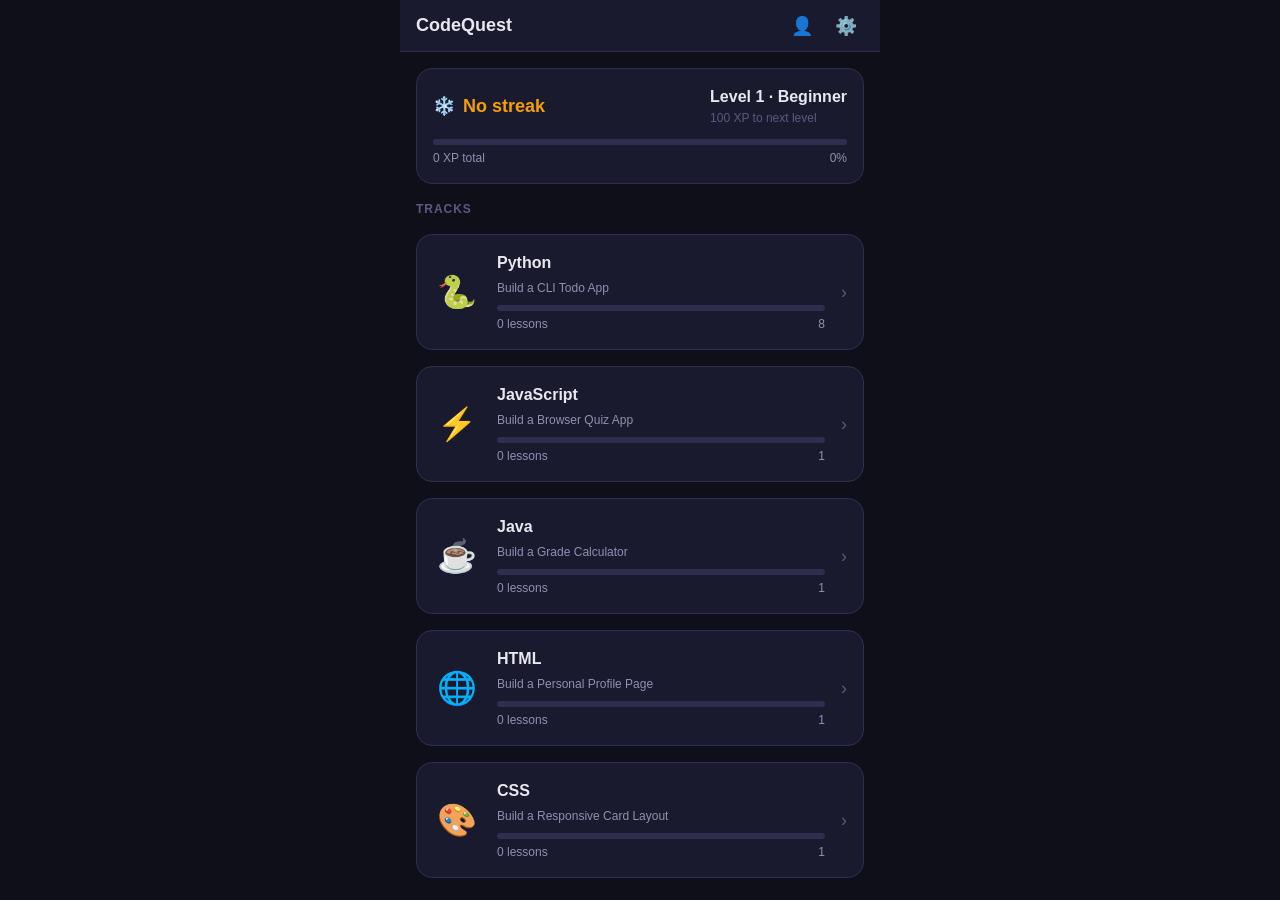
<file: index.html>
<!DOCTYPE html>
<html lang="en">
<head>
  <meta charset="UTF-8">
  <meta name="viewport" content="width=device-width, initial-scale=1.0, viewport-fit=cover">
  <meta name="theme-color" content="#6C63FF">
  <meta name="description" content="Learn Python, JavaScript, Java, HTML, and CSS through bite-sized challenges.">
  <meta name="apple-mobile-web-app-capable" content="yes">
  <meta name="apple-mobile-web-app-status-bar-style" content="black-translucent">
  <meta name="apple-mobile-web-app-title" content="CodeQuest">
  <title>CodeQuest</title>

  <link rel="manifest" href="manifest.json">
  <link rel="apple-touch-icon" href="assets/icons/icon-192.png">

  <link rel="stylesheet" href="css/tokens.css">
  <link rel="stylesheet" href="css/reset.css">
  <link rel="stylesheet" href="css/layout.css">
  <link rel="stylesheet" href="css/components.css">
  <link rel="stylesheet" href="css/editor.css">
  <link rel="stylesheet" href="css/animations.css">

  <link rel="preconnect" href="https://fonts.googleapis.com">
  <link rel="stylesheet" href="https://fonts.googleapis.com/css2?family=Fira+Code:wght@400;500&display=swap">
</head>
<body>
  <div id="app">
    <div id="loading-screen">
      <div class="spinner"></div>
      <p>Loading CodeQuest…</p>
    </div>
  </div>

  <script type="module" src="js/app.js"></script>

  <script>
    if ('serviceWorker' in navigator) {
      window.addEventListener('load', () => {
        navigator.serviceWorker.register('./sw.js').catch(() => {});
      });
    }
  </script>
</body>
</html>
</file>
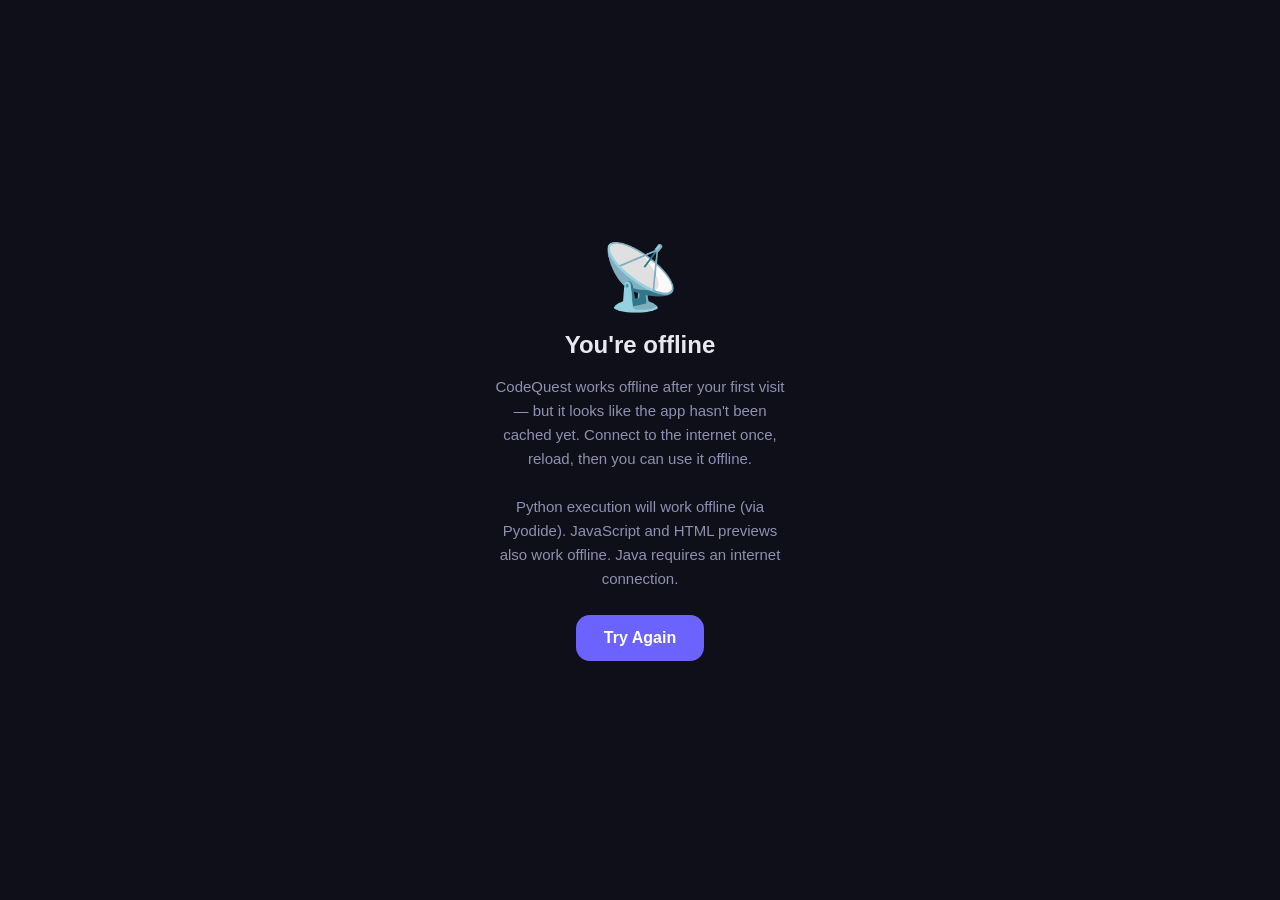
<file: offline.html>
<!DOCTYPE html>
<html lang="en">
<head>
  <meta charset="UTF-8">
  <meta name="viewport" content="width=device-width, initial-scale=1.0, viewport-fit=cover">
  <title>CodeQuest — Offline</title>
  <style>
    * { box-sizing: border-box; margin: 0; padding: 0; }
    body {
      font-family: -apple-system, BlinkMacSystemFont, 'Segoe UI', sans-serif;
      background: #0F0F1A;
      color: #E8E8F0;
      min-height: 100dvh;
      display: flex;
      flex-direction: column;
      align-items: center;
      justify-content: center;
      text-align: center;
      padding: 32px 24px;
      gap: 16px;
    }
    .icon  { font-size: 64px; }
    h1     { font-size: 24px; font-weight: 800; }
    p      { color: #9090B0; font-size: 15px; line-height: 1.6; max-width: 300px; }
    .btn   {
      margin-top: 8px;
      padding: 14px 28px;
      background: #6C63FF;
      color: #fff;
      border: none;
      border-radius: 14px;
      font-size: 16px;
      font-weight: 600;
      cursor: pointer;
    }
  </style>
</head>
<body>
  <div class="icon">📡</div>
  <h1>You're offline</h1>
  <p>
    CodeQuest works offline after your first visit — but it looks like the app hasn't been cached yet.
    Connect to the internet once, reload, then you can use it offline.
  </p>
  <p style="margin-top: 8px;">
    Python execution will work offline (via Pyodide). JavaScript and HTML previews also work offline.
    Java requires an internet connection.
  </p>
  <button class="btn" onclick="location.reload()">Try Again</button>
</body>
</html>
</file>
<file: css/tokens.css>
:root {
  /* Colors */
  --bg:          #0F0F1A;
  --surface:     #1A1A2E;
  --surface2:    #252540;
  --border:      #2E2E50;
  --accent:      #6C63FF;
  --accent-dim:  #4A43CC;
  --success:     #22C55E;
  --error:       #EF4444;
  --warn:        #F59E0B;
  --text:        #E8E8F0;
  --text-dim:    #9090B0;
  --text-muted:  #5A5A80;

  /* Track colors */
  --python:      #3776AB;
  --javascript:  #F7DF1E;
  --java:        #ED8B00;
  --html:        #E44D26;
  --css:         #264DE4;

  /* Spacing */
  --sp-1: 4px;
  --sp-2: 8px;
  --sp-3: 12px;
  --sp-4: 16px;
  --sp-5: 20px;
  --sp-6: 24px;
  --sp-8: 32px;

  /* Typography */
  --font-mono: 'Fira Code', 'Consolas', 'Monaco', monospace;
  --font-ui:   -apple-system, BlinkMacSystemFont, 'Segoe UI', sans-serif;
  --text-xs:   12px;
  --text-sm:   14px;
  --text-base: 16px;
  --text-lg:   18px;
  --text-xl:   22px;
  --text-2xl:  28px;

  /* Radii */
  --r-sm:  6px;
  --r-md:  10px;
  --r-lg:  16px;
  --r-xl:  24px;
  --r-full: 9999px;

  /* Shadows */
  --shadow-sm: 0 1px 3px rgba(0,0,0,0.4);
  --shadow-md: 0 4px 12px rgba(0,0,0,0.5);
  --shadow-lg: 0 8px 32px rgba(0,0,0,0.6);

  /* Transitions */
  --ease: cubic-bezier(0.4, 0, 0.2, 1);
  --fast: 150ms;
  --normal: 250ms;
}
</file>
<file: css/layout.css>
/* App Shell */
#app {
  display: flex;
  flex-direction: column;
  min-height: 100dvh;
  max-width: 480px;
  margin: 0 auto;
}

/* Header */
.app-header {
  position: sticky;
  top: 0;
  z-index: 100;
  display: flex;
  align-items: center;
  gap: var(--sp-3);
  height: 52px;
  padding: 0 var(--sp-4);
  background: var(--surface);
  border-bottom: 1px solid var(--border);
  backdrop-filter: blur(8px);
}

.app-header .back-btn {
  display: flex;
  align-items: center;
  gap: var(--sp-2);
  color: var(--accent);
  font-size: var(--text-sm);
  font-weight: 600;
  padding: var(--sp-2) var(--sp-3);
  margin-left: calc(-1 * var(--sp-3));
  border-radius: var(--r-md);
}

.app-header .back-btn:active { background: var(--surface2); }

.app-header h1 {
  flex: 1;
  font-size: var(--text-lg);
  font-weight: 700;
}

.app-header .header-actions {
  display: flex;
  gap: var(--sp-2);
}

.app-header .icon-btn {
  width: 36px;
  height: 36px;
  display: flex;
  align-items: center;
  justify-content: center;
  border-radius: var(--r-full);
  font-size: 18px;
}

.app-header .icon-btn:active { background: var(--surface2); }

/* Screen */
.screen {
  flex: 1;
  display: flex;
  flex-direction: column;
  overflow-y: auto;
  padding-bottom: env(safe-area-inset-bottom, 16px);
}

.screen-content {
  flex: 1;
  padding: var(--sp-4);
  display: flex;
  flex-direction: column;
  gap: var(--sp-4);
}

/* Loading screen */
#loading-screen {
  display: flex;
  flex-direction: column;
  align-items: center;
  justify-content: center;
  gap: var(--sp-4);
  min-height: 100dvh;
  color: var(--text-dim);
}

.spinner {
  width: 40px;
  height: 40px;
  border: 3px solid var(--border);
  border-top-color: var(--accent);
  border-radius: 50%;
  animation: spin 0.8s linear infinite;
}

@keyframes spin { to { transform: rotate(360deg); } }

/* Progress bar in header */
.lesson-progress-bar {
  position: absolute;
  bottom: 0;
  left: 0;
  right: 0;
  height: 3px;
  background: var(--border);
}

.lesson-progress-bar-fill {
  height: 100%;
  background: var(--accent);
  transition: width var(--normal) var(--ease);
}

/* Section label */
.section-label {
  font-size: var(--text-xs);
  font-weight: 700;
  letter-spacing: 0.08em;
  text-transform: uppercase;
  color: var(--text-muted);
}

/* Sticky footer CTA */
.sticky-cta {
  position: sticky;
  bottom: 0;
  padding: var(--sp-4);
  padding-bottom: max(var(--sp-4), env(safe-area-inset-bottom, 16px));
  background: linear-gradient(to bottom, transparent, var(--bg) 40%);
}
</file>
<file: css/components.css>
/* ── Buttons ─────────────────────────────────────────── */
.btn {
  display: flex;
  align-items: center;
  justify-content: center;
  gap: var(--sp-2);
  padding: var(--sp-3) var(--sp-5);
  border-radius: var(--r-lg);
  font-size: var(--text-base);
  font-weight: 600;
  transition: transform var(--fast), opacity var(--fast);
  user-select: none;
  -webkit-tap-highlight-color: transparent;
}

.btn:active { transform: scale(0.97); opacity: 0.85; }

.btn-primary {
  background: var(--accent);
  color: #fff;
  width: 100%;
  padding: var(--sp-4) var(--sp-5);
  font-size: var(--text-lg);
  box-shadow: 0 4px 16px rgba(108,99,255,0.35);
}

.btn-secondary {
  background: var(--surface2);
  color: var(--text);
  border: 1px solid var(--border);
}

.btn-success {
  background: var(--success);
  color: #fff;
  width: 100%;
  padding: var(--sp-4) var(--sp-5);
  font-size: var(--text-lg);
}

.btn-danger {
  background: transparent;
  color: var(--error);
  border: 1px solid var(--error);
}

.btn:disabled {
  opacity: 0.4;
  pointer-events: none;
}

/* ── Track Cards ─────────────────────────────────────── */
.track-card {
  display: flex;
  align-items: center;
  gap: var(--sp-4);
  background: var(--surface);
  border: 1px solid var(--border);
  border-radius: var(--r-lg);
  padding: var(--sp-4);
  cursor: pointer;
  transition: border-color var(--fast), transform var(--fast);
  -webkit-tap-highlight-color: transparent;
}

.track-card:active { transform: scale(0.98); border-color: var(--accent); }

.track-icon {
  font-size: 32px;
  line-height: 1;
  width: 48px;
  text-align: center;
}

.track-info { flex: 1; min-width: 0; }

.track-title {
  font-size: var(--text-base);
  font-weight: 700;
  margin-bottom: var(--sp-1);
}

.track-subtitle {
  font-size: var(--text-xs);
  color: var(--text-dim);
  margin-bottom: var(--sp-2);
  white-space: nowrap;
  overflow: hidden;
  text-overflow: ellipsis;
}

.track-card .chevron {
  color: var(--text-muted);
  font-size: 18px;
}

/* ── Progress Bar ─────────────────────────────────────── */
.progress-bar {
  height: 6px;
  background: var(--border);
  border-radius: var(--r-full);
  overflow: hidden;
}

.progress-bar-fill {
  height: 100%;
  border-radius: var(--r-full);
  background: var(--accent);
  transition: width var(--normal) var(--ease);
}

.progress-bar-fill.success { background: var(--success); }

.progress-label {
  display: flex;
  justify-content: space-between;
  font-size: var(--text-xs);
  color: var(--text-dim);
  margin-top: var(--sp-1);
}

/* ── Streak / XP Card ─────────────────────────────────── */
.stat-card {
  background: var(--surface);
  border: 1px solid var(--border);
  border-radius: var(--r-lg);
  padding: var(--sp-4);
}

.stat-card-header {
  display: flex;
  align-items: center;
  justify-content: space-between;
  margin-bottom: var(--sp-3);
}

.streak-badge {
  display: flex;
  align-items: center;
  gap: var(--sp-2);
  font-size: var(--text-lg);
  font-weight: 800;
  color: var(--warn);
}

.streak-badge.active::before { content: '🔥'; }
.streak-badge.inactive::before { content: '❄️'; }

.level-info {
  font-size: var(--text-sm);
  color: var(--text-dim);
}

.level-title {
  font-size: var(--text-base);
  font-weight: 700;
  color: var(--text);
}

/* ── Lesson Map ────────────────────────────────────────── */
.lesson-map {
  display: flex;
  flex-direction: column;
  gap: 0;
  padding: var(--sp-4) 0;
}

.lesson-map-item {
  display: flex;
  align-items: stretch;
  gap: var(--sp-4);
}

.lesson-map-spine {
  display: flex;
  flex-direction: column;
  align-items: center;
  width: 32px;
  flex-shrink: 0;
}

.lesson-dot {
  width: 28px;
  height: 28px;
  border-radius: 50%;
  display: flex;
  align-items: center;
  justify-content: center;
  font-size: 14px;
  flex-shrink: 0;
  border: 2px solid var(--border);
  background: var(--surface);
}

.lesson-dot.completed {
  background: var(--success);
  border-color: var(--success);
  color: #fff;
}

.lesson-dot.current {
  background: var(--accent);
  border-color: var(--accent);
  color: #fff;
  box-shadow: 0 0 0 4px rgba(108,99,255,0.25);
}

.lesson-dot.locked {
  background: var(--surface);
  border-color: var(--border);
  color: var(--text-muted);
}

.lesson-connector {
  flex: 1;
  width: 2px;
  background: var(--border);
  margin: 2px 0;
}

.lesson-connector.done { background: var(--success); }

.lesson-map-content {
  flex: 1;
  padding: var(--sp-1) 0 var(--sp-5);
}

.lesson-name {
  font-size: var(--text-base);
  font-weight: 600;
  margin-bottom: var(--sp-1);
}

.lesson-name.current { color: var(--accent); }
.lesson-name.locked  { color: var(--text-muted); }

.lesson-meta {
  font-size: var(--text-xs);
  color: var(--text-muted);
}

/* ── Theory Sections ───────────────────────────────────── */
.theory-section {
  padding: var(--sp-4);
}

.theory-text {
  font-size: var(--text-base);
  line-height: 1.7;
  color: var(--text);
}

.theory-text code {
  background: var(--surface2);
  padding: 2px 6px;
  border-radius: var(--r-sm);
  color: var(--accent);
}

.code-block {
  background: #0D1117;
  border: 1px solid var(--border);
  border-radius: var(--r-md);
  padding: var(--sp-4);
  overflow-x: auto;
  margin: var(--sp-3) 0;
}

.code-block pre {
  color: #E6EDF3;
  font-size: var(--text-sm);
  line-height: 1.6;
  white-space: pre;
}

.output-demo {
  background: var(--surface);
  border: 1px solid var(--border);
  border-radius: var(--r-md);
  padding: var(--sp-3) var(--sp-4);
  margin: var(--sp-3) 0;
}

.output-demo-label {
  font-size: var(--text-xs);
  text-transform: uppercase;
  letter-spacing: 0.06em;
  color: var(--text-muted);
  margin-bottom: var(--sp-2);
}

.output-demo pre {
  color: var(--success);
  font-size: var(--text-sm);
}

/* ── Challenge Cards ───────────────────────────────────── */
.challenge-card {
  background: var(--surface);
  border: 1px solid var(--border);
  border-radius: var(--r-lg);
  padding: var(--sp-4);
}

.challenge-type-badge {
  display: inline-flex;
  align-items: center;
  gap: var(--sp-1);
  padding: 3px 10px;
  border-radius: var(--r-full);
  font-size: var(--text-xs);
  font-weight: 700;
  letter-spacing: 0.04em;
  text-transform: uppercase;
  background: var(--surface2);
  color: var(--text-dim);
  margin-bottom: var(--sp-3);
}

.challenge-prompt {
  font-size: var(--text-base);
  line-height: 1.6;
  margin-bottom: var(--sp-4);
}

.challenge-prompt code {
  background: var(--surface2);
  padding: 2px 6px;
  border-radius: var(--r-sm);
  color: var(--accent);
  font-size: 0.9em;
}

/* ── MCQ Options ──────────────────────────────────────── */
.mcq-options {
  display: flex;
  flex-direction: column;
  gap: var(--sp-3);
}

.mcq-option {
  display: flex;
  align-items: center;
  gap: var(--sp-3);
  padding: var(--sp-3) var(--sp-4);
  background: var(--surface2);
  border: 2px solid var(--border);
  border-radius: var(--r-md);
  cursor: pointer;
  transition: border-color var(--fast), background var(--fast);
  text-align: left;
  -webkit-tap-highlight-color: transparent;
}

.mcq-option:active { border-color: var(--accent); }

.mcq-option.selected {
  border-color: var(--accent);
  background: rgba(108,99,255,0.1);
}

.mcq-option.correct {
  border-color: var(--success);
  background: rgba(34,197,94,0.1);
}

.mcq-option.incorrect {
  border-color: var(--error);
  background: rgba(239,68,68,0.1);
}

.mcq-letter {
  width: 28px;
  height: 28px;
  border-radius: 50%;
  background: var(--border);
  display: flex;
  align-items: center;
  justify-content: center;
  font-size: var(--text-sm);
  font-weight: 700;
  flex-shrink: 0;
}

.mcq-text {
  font-size: var(--text-base);
  line-height: 1.4;
}

.mcq-text pre {
  font-size: var(--text-sm);
  background: var(--surface);
  padding: var(--sp-2) var(--sp-3);
  border-radius: var(--r-sm);
  margin-top: var(--sp-1);
  white-space: pre-wrap;
}

.explanation-box {
  margin-top: var(--sp-3);
  padding: var(--sp-3) var(--sp-4);
  background: rgba(34,197,94,0.08);
  border: 1px solid rgba(34,197,94,0.3);
  border-radius: var(--r-md);
  font-size: var(--text-sm);
  color: var(--text);
  line-height: 1.6;
}

.explanation-box.error {
  background: rgba(239,68,68,0.08);
  border-color: rgba(239,68,68,0.3);
}

/* ── Fill Blank ────────────────────────────────────────── */
.fill-blank-template {
  background: #0D1117;
  border: 1px solid var(--border);
  border-radius: var(--r-md);
  padding: var(--sp-4);
  font-family: var(--font-mono);
  font-size: var(--text-sm);
  line-height: 2;
  white-space: pre-wrap;
}

.blank-input {
  display: inline-block;
  background: rgba(108,99,255,0.15);
  border: 2px solid var(--accent);
  border-radius: var(--r-sm);
  padding: 0 var(--sp-2);
  min-width: 80px;
  color: var(--accent);
  font-family: var(--font-mono);
  font-size: var(--text-sm);
  text-align: center;
  vertical-align: baseline;
}

.blank-input:focus {
  background: rgba(108,99,255,0.25);
  outline: none;
}

.blank-input.correct {
  border-color: var(--success);
  color: var(--success);
  background: rgba(34,197,94,0.1);
}

.blank-input.incorrect {
  border-color: var(--error);
  color: var(--error);
  background: rgba(239,68,68,0.1);
}

/* ── Hint Button ──────────────────────────────────────── */
.hint-btn {
  display: flex;
  align-items: center;
  gap: var(--sp-2);
  color: var(--text-dim);
  font-size: var(--text-sm);
  padding: var(--sp-2) var(--sp-3);
  border-radius: var(--r-md);
  border: 1px dashed var(--border);
  margin-top: var(--sp-3);
}

.hint-btn:active { background: var(--surface2); }

.hint-text {
  margin-top: var(--sp-3);
  padding: var(--sp-3) var(--sp-4);
  background: rgba(245,158,11,0.08);
  border: 1px solid rgba(245,158,11,0.3);
  border-radius: var(--r-md);
  font-size: var(--text-sm);
  color: var(--warn);
}

/* ── Test Cases ────────────────────────────────────────── */
.test-cases {
  display: flex;
  gap: var(--sp-2);
  flex-wrap: wrap;
  margin-top: var(--sp-3);
}

.test-dot {
  width: 10px;
  height: 10px;
  border-radius: 50%;
  background: var(--border);
}

.test-dot.pass { background: var(--success); }
.test-dot.fail { background: var(--error); }
.test-dot.running { background: var(--warn); animation: pulse 0.8s infinite; }

@keyframes pulse { 0%,100% { opacity: 1; } 50% { opacity: 0.4; } }

.test-case-row {
  display: flex;
  align-items: center;
  gap: var(--sp-3);
  padding: var(--sp-2) var(--sp-3);
  background: var(--surface2);
  border-radius: var(--r-sm);
  font-size: var(--text-sm);
  border-left: 3px solid var(--border);
}

.test-case-row.pass { border-left-color: var(--success); }
.test-case-row.fail { border-left-color: var(--error); }

/* ── Success Overlay ───────────────────────────────────── */
.success-overlay {
  position: fixed;
  inset: 0;
  background: rgba(0,0,0,0.7);
  display: flex;
  align-items: flex-end;
  z-index: 200;
  animation: fadeIn var(--fast) var(--ease);
}

@keyframes fadeIn { from { opacity: 0; } to { opacity: 1; } }

.success-sheet {
  background: var(--surface);
  border-radius: var(--r-xl) var(--r-xl) 0 0;
  padding: var(--sp-8) var(--sp-6);
  padding-bottom: max(var(--sp-8), env(safe-area-inset-bottom, 32px));
  width: 100%;
  text-align: center;
  animation: slideUp var(--normal) var(--ease);
}

@keyframes slideUp { from { transform: translateY(100%); } to { transform: translateY(0); } }

.success-icon {
  font-size: 64px;
  margin-bottom: var(--sp-4);
}

.success-title {
  font-size: var(--text-2xl);
  font-weight: 800;
  margin-bottom: var(--sp-3);
}

.xp-award-display {
  display: flex;
  flex-direction: column;
  gap: var(--sp-2);
  margin-bottom: var(--sp-5);
}

.xp-award-row {
  display: flex;
  align-items: center;
  justify-content: center;
  gap: var(--sp-2);
  font-size: var(--text-lg);
  font-weight: 700;
  color: var(--warn);
}

.xp-award-row.bonus { font-size: var(--text-base); color: var(--success); }

.level-up-banner {
  background: linear-gradient(135deg, #6C63FF, #A855F7);
  border-radius: var(--r-md);
  padding: var(--sp-3) var(--sp-4);
  margin-bottom: var(--sp-4);
  font-weight: 700;
  color: #fff;
  font-size: var(--text-lg);
}

/* ── Badge Grid ────────────────────────────────────────── */
.badge-grid {
  display: grid;
  grid-template-columns: repeat(3, 1fr);
  gap: var(--sp-3);
}

.badge-item {
  background: var(--surface);
  border: 1px solid var(--border);
  border-radius: var(--r-md);
  padding: var(--sp-3);
  text-align: center;
}

.badge-item.unlocked { border-color: var(--warn); }
.badge-item.locked { opacity: 0.35; filter: grayscale(1); }

.badge-icon { font-size: 28px; margin-bottom: var(--sp-1); }
.badge-title { font-size: var(--text-xs); font-weight: 600; line-height: 1.3; }

/* ── Settings ─────────────────────────────────────────── */
.settings-row {
  display: flex;
  align-items: center;
  justify-content: space-between;
  padding: var(--sp-4) 0;
  border-bottom: 1px solid var(--border);
}

.settings-label { font-size: var(--text-base); font-weight: 600; }
.settings-desc  { font-size: var(--text-xs); color: var(--text-dim); margin-top: 2px; }

.text-input {
  background: var(--surface2);
  border: 1px solid var(--border);
  border-radius: var(--r-md);
  padding: var(--sp-3) var(--sp-4);
  font-size: var(--text-sm);
  font-family: var(--font-mono);
  color: var(--text);
  width: 100%;
  margin-top: var(--sp-2);
}

.text-input:focus { border-color: var(--accent); outline: none; }

/* Toggle */
.toggle {
  position: relative;
  width: 44px;
  height: 24px;
}

.toggle input { opacity: 0; width: 0; height: 0; }

.toggle-slider {
  position: absolute;
  inset: 0;
  background: var(--border);
  border-radius: var(--r-full);
  transition: background var(--fast);
  cursor: pointer;
}

.toggle-slider::after {
  content: '';
  position: absolute;
  width: 18px;
  height: 18px;
  left: 3px;
  top: 3px;
  background: #fff;
  border-radius: 50%;
  transition: transform var(--fast);
}

.toggle input:checked + .toggle-slider { background: var(--accent); }
.toggle input:checked + .toggle-slider::after { transform: translateX(20px); }
</file>
<file: css/editor.css>
/* ── Textarea Code Editor ─────────────────────────────── */
.code-textarea {
  display: block;
  width: 100%;
  min-height: 120px;
  max-height: 320px;
  background: #0D1117;
  color: #E6EDF3;
  font-family: 'Fira Code', 'Consolas', 'Monaco', monospace;
  font-size: 14px;
  line-height: 1.6;
  padding: 12px 16px;
  border: none;
  resize: none;
  outline: none;
  overflow-y: auto;
  white-space: pre;
  overflow-x: auto;
  tab-size: 4;
  -moz-tab-size: 4;
  caret-color: #6C63FF;
}

.code-textarea:focus {
  box-shadow: inset 0 0 0 2px rgba(108,99,255,0.4);
}

/* ── Editor Wrapper ───────────────────────────────────── */
.editor-wrapper {
  background: #0D1117;
  border: 1px solid var(--border);
  border-radius: var(--r-md);
  overflow: hidden;
}

.editor-toolbar {
  display: flex;
  align-items: center;
  justify-content: space-between;
  padding: var(--sp-2) var(--sp-3);
  background: var(--surface2);
  border-bottom: 1px solid var(--border);
}

.editor-lang-badge {
  font-size: var(--text-xs);
  font-weight: 700;
  color: var(--text-muted);
  text-transform: uppercase;
  letter-spacing: 0.06em;
}

.editor-actions {
  display: flex;
  gap: var(--sp-2);
}

.editor-action-btn {
  padding: var(--sp-1) var(--sp-3);
  background: var(--surface);
  border-radius: var(--r-sm);
  font-size: var(--text-xs);
  font-weight: 600;
  color: var(--text-dim);
}

.editor-action-btn:active { background: var(--border); }

.editor-action-btn.run {
  background: var(--accent);
  color: #fff;
}

/* CodeMirror element itself */
.cm-editor {
  min-height: 120px;
  max-height: 280px;
  overflow-y: auto;
  font-size: 14px !important;
  line-height: 1.6 !important;
}

.cm-editor.cm-focused { outline: none !important; }

.cm-scroller {
  font-family: var(--font-mono) !important;
  overflow-x: auto;
}

/* Make touch targets bigger for mobile */
.cm-line { padding: 0 var(--sp-3) !important; }
.cm-gutters { background: #0D1117 !important; border-right: 1px solid var(--border) !important; }
.cm-lineNumbers .cm-gutterElement { color: var(--text-muted) !important; padding: 0 var(--sp-2) !important; }
.cm-activeLine { background: rgba(255,255,255,0.03) !important; }
.cm-cursor { border-left-color: var(--accent) !important; }
.cm-selectionBackground { background: rgba(108,99,255,0.2) !important; }

/* ── Output Panel ─────────────────────────────────────── */
.output-panel {
  background: #0D1117;
  border: 1px solid var(--border);
  border-radius: var(--r-md);
  overflow: hidden;
}

.output-panel-header {
  display: flex;
  align-items: center;
  justify-content: space-between;
  padding: var(--sp-2) var(--sp-3);
  background: var(--surface2);
  border-bottom: 1px solid var(--border);
}

.output-panel-title {
  font-size: var(--text-xs);
  font-weight: 700;
  color: var(--text-muted);
  text-transform: uppercase;
  letter-spacing: 0.06em;
}

.output-content {
  padding: var(--sp-3) var(--sp-4);
  font-family: var(--font-mono);
  font-size: var(--text-sm);
  line-height: 1.6;
  min-height: 60px;
  max-height: 180px;
  overflow-y: auto;
  color: var(--text);
  white-space: pre-wrap;
  word-break: break-word;
}

.output-content.stdout { color: #E6EDF3; }
.output-content.stderr { color: var(--error); }
.output-content.empty  { color: var(--text-muted); font-style: italic; }

.output-iframe {
  width: 100%;
  min-height: 200px;
  border: none;
  background: #fff;
  border-radius: 0 0 var(--r-md) var(--r-md);
}

/* Mobile keyboard helper bar */
.mobile-keys {
  display: flex;
  gap: var(--sp-1);
  padding: var(--sp-2) var(--sp-3);
  background: var(--surface2);
  border-top: 1px solid var(--border);
  overflow-x: auto;
  -webkit-overflow-scrolling: touch;
}

.mobile-key {
  flex-shrink: 0;
  padding: var(--sp-1) var(--sp-3);
  background: var(--surface);
  border: 1px solid var(--border);
  border-radius: var(--r-sm);
  font-family: var(--font-mono);
  font-size: var(--text-sm);
  color: var(--text);
  white-space: nowrap;
}

.mobile-key:active { background: var(--accent); border-color: var(--accent); color: #fff; }
</file>
<file: css/animations.css>
/* ── XP Float-Up ──────────────────────────────────────── */
.xp-pop {
  position: fixed;
  font-size: var(--text-lg);
  font-weight: 800;
  color: var(--warn);
  pointer-events: none;
  z-index: 999;
  animation: xpFloat 1.2s var(--ease) forwards;
  text-shadow: 0 2px 8px rgba(0,0,0,0.5);
}

@keyframes xpFloat {
  0%   { opacity: 0; transform: translateY(0) scale(0.8); }
  20%  { opacity: 1; transform: translateY(-10px) scale(1.1); }
  60%  { opacity: 1; transform: translateY(-40px) scale(1); }
  100% { opacity: 0; transform: translateY(-70px) scale(0.9); }
}

/* ── Level Up Flash ───────────────────────────────────── */
.level-up-flash {
  position: fixed;
  inset: 0;
  background: radial-gradient(circle at center, rgba(108,99,255,0.3), transparent 70%);
  pointer-events: none;
  z-index: 198;
  animation: levelFlash 0.6s var(--ease) forwards;
}

@keyframes levelFlash {
  0%   { opacity: 0; }
  30%  { opacity: 1; }
  100% { opacity: 0; }
}

/* ── Streak Fire ──────────────────────────────────────── */
.streak-fire {
  display: inline-block;
  animation: fireWiggle 0.8s var(--ease) infinite alternate;
}

@keyframes fireWiggle {
  0%   { transform: rotate(-5deg) scale(1); }
  100% { transform: rotate(5deg) scale(1.1); }
}

/* ── Correct Bounce ───────────────────────────────────── */
.correct-bounce {
  animation: correctBounce 0.4s var(--ease);
}

@keyframes correctBounce {
  0%   { transform: scale(1); }
  40%  { transform: scale(1.08); }
  70%  { transform: scale(0.96); }
  100% { transform: scale(1); }
}

/* ── Wrong Shake ──────────────────────────────────────── */
.wrong-shake {
  animation: wrongShake 0.4s var(--ease);
}

@keyframes wrongShake {
  0%,100% { transform: translateX(0); }
  20%     { transform: translateX(-6px); }
  40%     { transform: translateX(6px); }
  60%     { transform: translateX(-4px); }
  80%     { transform: translateX(4px); }
}

/* ── Slide In From Right ──────────────────────────────── */
.slide-in-right {
  animation: slideInRight var(--normal) var(--ease);
}

@keyframes slideInRight {
  from { transform: translateX(40px); opacity: 0; }
  to   { transform: translateX(0);    opacity: 1; }
}

/* ── Fade In ──────────────────────────────────────────── */
.fade-in {
  animation: fadeInAnim var(--normal) var(--ease);
}

@keyframes fadeInAnim {
  from { opacity: 0; transform: translateY(8px); }
  to   { opacity: 1; transform: translateY(0); }
}

/* ── Running Indicator ────────────────────────────────── */
.running-dots::after {
  content: '';
  animation: dots 1.2s steps(3, end) infinite;
}

@keyframes dots {
  0%   { content: ''; }
  33%  { content: '.'; }
  66%  { content: '..'; }
  100% { content: '...'; }
}
</file>
